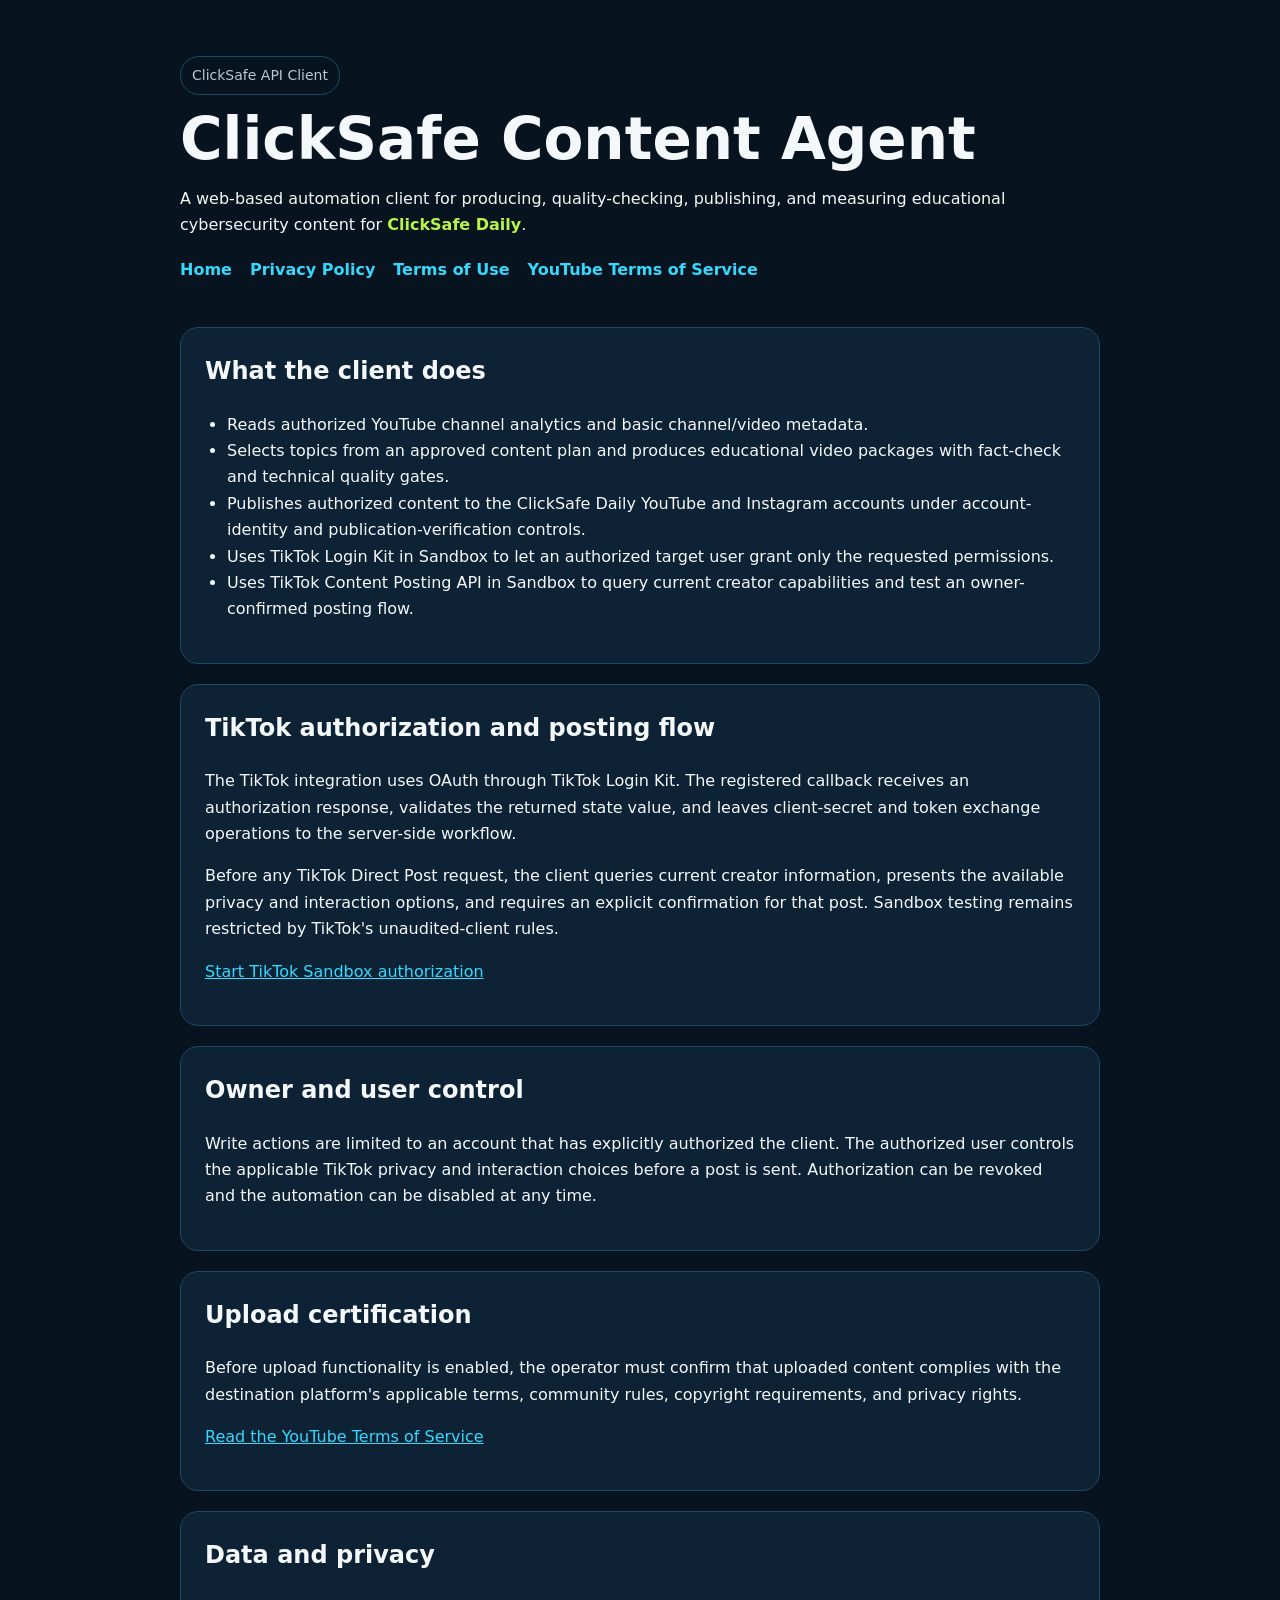
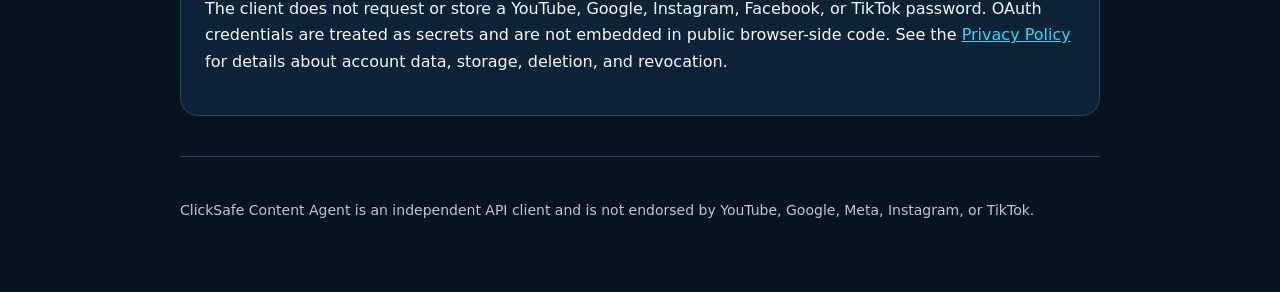
<file: index.html>
<!doctype html>
<html lang="en">
<head>
  <meta charset="utf-8">
  <meta name="viewport" content="width=device-width,initial-scale=1">
  <title>ClickSafe Content Agent</title>
  <meta name="description" content="ClickSafe Content Agent is a web-based content-production and publishing client for the ClickSafe Daily cybersecurity media workflow.">
  <link rel="stylesheet" href="style.css">
</head>
<body>
<header>
  <div class="badge">ClickSafe API Client</div>
  <h1>ClickSafe Content Agent</h1>
  <p>A web-based automation client for producing, quality-checking, publishing, and measuring educational cybersecurity content for <strong>ClickSafe Daily</strong>.</p>
  <nav aria-label="Primary">
    <a href="index.html">Home</a>
    <a href="privacy.html">Privacy Policy</a>
    <a href="terms.html">Terms of Use</a>
    <a href="https://www.youtube.com/t/terms">YouTube Terms of Service</a>
  </nav>
</header>
<main>
  <section class="panel">
    <h2>What the client does</h2>
    <ul>
      <li>Reads authorized YouTube channel analytics and basic channel/video metadata.</li>
      <li>Selects topics from an approved content plan and produces educational video packages with fact-check and technical quality gates.</li>
      <li>Publishes authorized content to the ClickSafe Daily YouTube and Instagram accounts under account-identity and publication-verification controls.</li>
      <li>Uses TikTok Login Kit in Sandbox to let an authorized target user grant only the requested permissions.</li>
      <li>Uses TikTok Content Posting API in Sandbox to query current creator capabilities and test an owner-confirmed posting flow.</li>
    </ul>
  </section>

  <section class="panel">
    <h2>TikTok authorization and posting flow</h2>
    <p>The TikTok integration uses OAuth through TikTok Login Kit. The registered callback receives an authorization response, validates the returned state value, and leaves client-secret and token exchange operations to the server-side workflow.</p>
    <p>Before any TikTok Direct Post request, the client queries current creator information, presents the available privacy and interaction options, and requires an explicit confirmation for that post. Sandbox testing remains restricted by TikTok's unaudited-client rules.</p>
    <p><a href="tiktok-login.html">Start TikTok Sandbox authorization</a></p>
  </section>

  <section class="panel">
    <h2>Owner and user control</h2>
    <p>Write actions are limited to an account that has explicitly authorized the client. The authorized user controls the applicable TikTok privacy and interaction choices before a post is sent. Authorization can be revoked and the automation can be disabled at any time.</p>
  </section>

  <section class="panel">
    <h2>Upload certification</h2>
    <p>Before upload functionality is enabled, the operator must confirm that uploaded content complies with the destination platform's applicable terms, community rules, copyright requirements, and privacy rights.</p>
    <p><a href="https://www.youtube.com/t/terms">Read the YouTube Terms of Service</a></p>
  </section>

  <section class="panel">
    <h2>Data and privacy</h2>
    <p>The client does not request or store a YouTube, Google, Instagram, Facebook, or TikTok password. OAuth credentials are treated as secrets and are not embedded in public browser-side code. See the <a href="privacy.html">Privacy Policy</a> for details about account data, storage, deletion, and revocation.</p>
  </section>
</main>
<footer>
  <p>ClickSafe Content Agent is an independent API client and is not endorsed by YouTube, Google, Meta, Instagram, or TikTok.</p>
</footer>
</body>
</html>
</file>
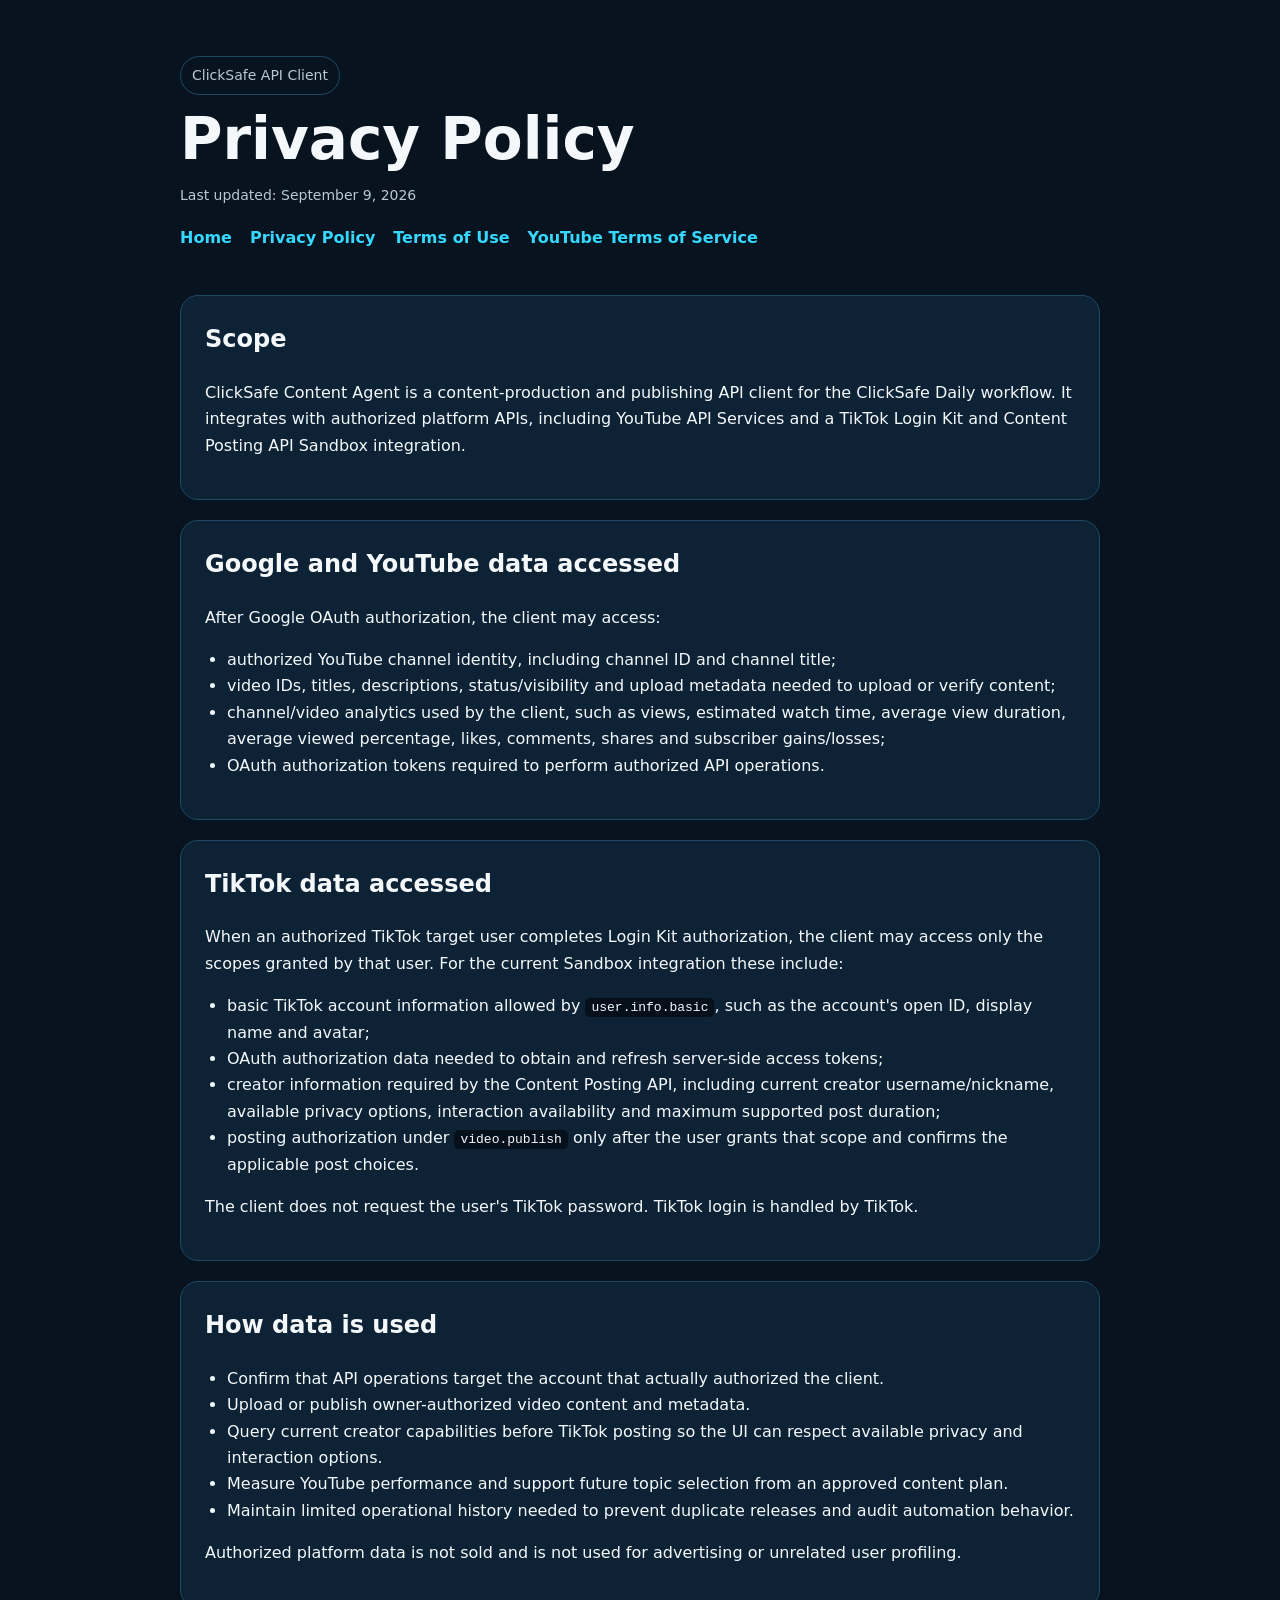
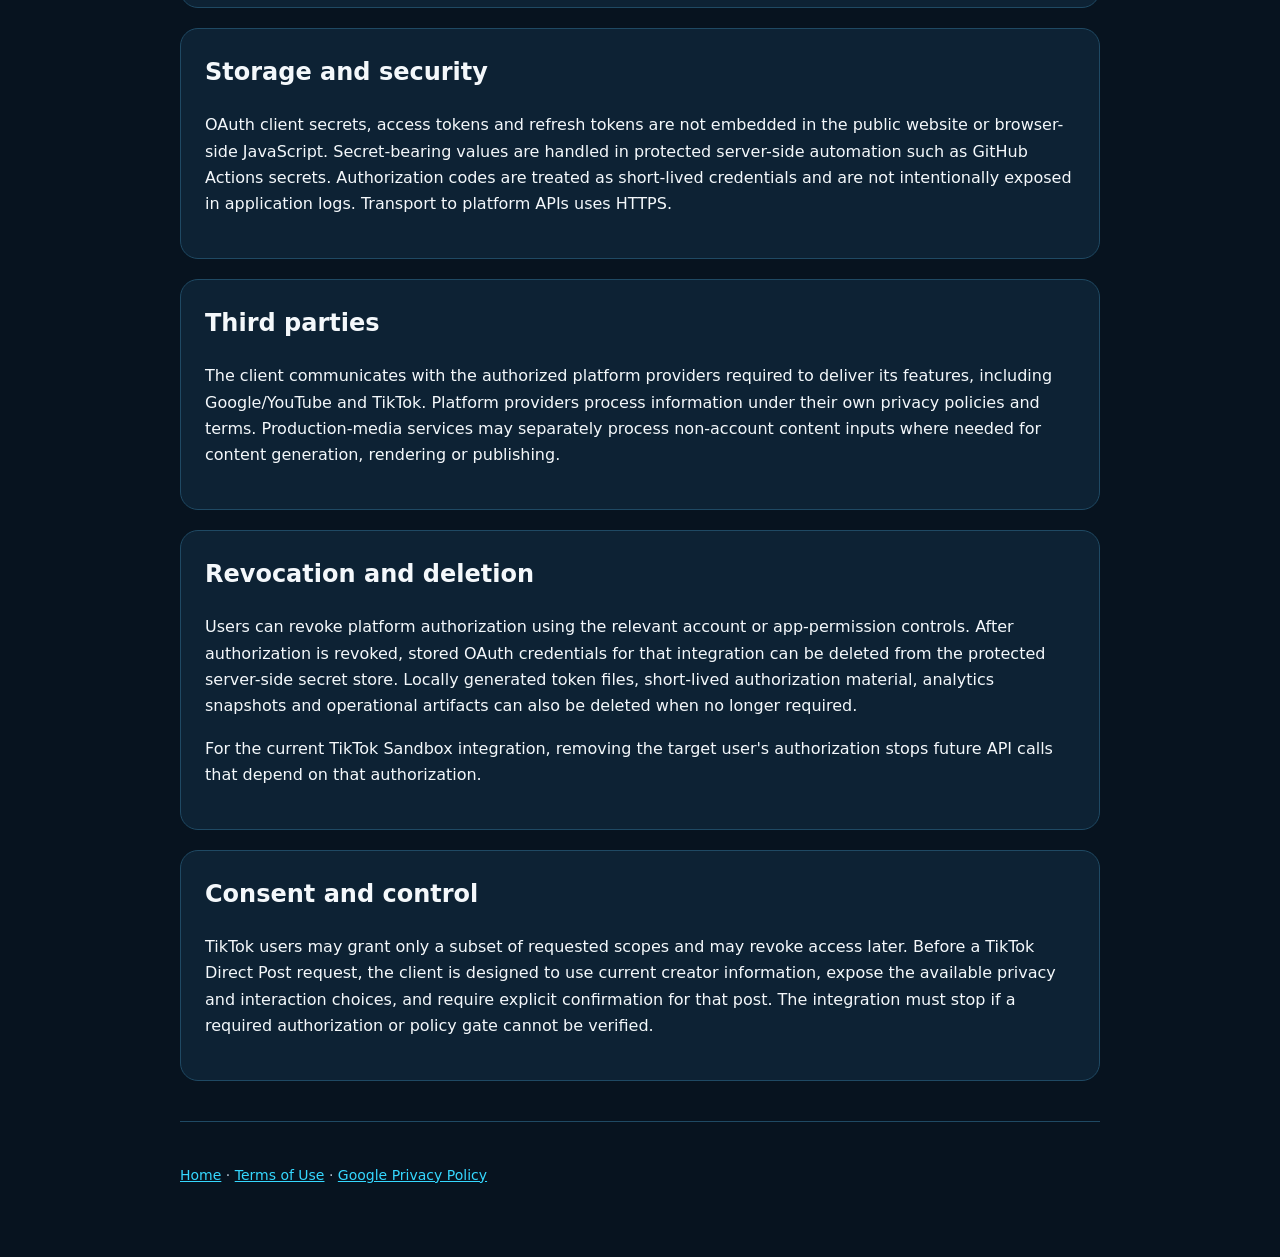
<file: privacy.html>
<!doctype html>
<html lang="en">
<head>
  <meta charset="utf-8">
  <meta name="viewport" content="width=device-width,initial-scale=1">
  <title>Privacy Policy — ClickSafe Content Agent</title>
  <link rel="stylesheet" href="style.css">
</head>
<body>
<header>
  <div class="badge">ClickSafe API Client</div>
  <h1>Privacy Policy</h1>
  <p class="small">Last updated: September 9, 2026</p>
  <nav aria-label="Primary">
    <a href="index.html">Home</a>
    <a href="privacy.html">Privacy Policy</a>
    <a href="terms.html">Terms of Use</a>
    <a href="https://www.youtube.com/t/terms">YouTube Terms of Service</a>
  </nav>
</header>
<main>
  <section class="panel">
    <h2>Scope</h2>
    <p>ClickSafe Content Agent is a content-production and publishing API client for the ClickSafe Daily workflow. It integrates with authorized platform APIs, including YouTube API Services and a TikTok Login Kit and Content Posting API Sandbox integration.</p>
  </section>

  <section class="panel">
    <h2>Google and YouTube data accessed</h2>
    <p>After Google OAuth authorization, the client may access:</p>
    <ul>
      <li>authorized YouTube channel identity, including channel ID and channel title;</li>
      <li>video IDs, titles, descriptions, status/visibility and upload metadata needed to upload or verify content;</li>
      <li>channel/video analytics used by the client, such as views, estimated watch time, average view duration, average viewed percentage, likes, comments, shares and subscriber gains/losses;</li>
      <li>OAuth authorization tokens required to perform authorized API operations.</li>
    </ul>
  </section>

  <section class="panel">
    <h2>TikTok data accessed</h2>
    <p>When an authorized TikTok target user completes Login Kit authorization, the client may access only the scopes granted by that user. For the current Sandbox integration these include:</p>
    <ul>
      <li>basic TikTok account information allowed by <code>user.info.basic</code>, such as the account's open ID, display name and avatar;</li>
      <li>OAuth authorization data needed to obtain and refresh server-side access tokens;</li>
      <li>creator information required by the Content Posting API, including current creator username/nickname, available privacy options, interaction availability and maximum supported post duration;</li>
      <li>posting authorization under <code>video.publish</code> only after the user grants that scope and confirms the applicable post choices.</li>
    </ul>
    <p>The client does not request the user's TikTok password. TikTok login is handled by TikTok.</p>
  </section>

  <section class="panel">
    <h2>How data is used</h2>
    <ul>
      <li>Confirm that API operations target the account that actually authorized the client.</li>
      <li>Upload or publish owner-authorized video content and metadata.</li>
      <li>Query current creator capabilities before TikTok posting so the UI can respect available privacy and interaction options.</li>
      <li>Measure YouTube performance and support future topic selection from an approved content plan.</li>
      <li>Maintain limited operational history needed to prevent duplicate releases and audit automation behavior.</li>
    </ul>
    <p>Authorized platform data is not sold and is not used for advertising or unrelated user profiling.</p>
  </section>

  <section class="panel">
    <h2>Storage and security</h2>
    <p>OAuth client secrets, access tokens and refresh tokens are not embedded in the public website or browser-side JavaScript. Secret-bearing values are handled in protected server-side automation such as GitHub Actions secrets. Authorization codes are treated as short-lived credentials and are not intentionally exposed in application logs. Transport to platform APIs uses HTTPS.</p>
  </section>

  <section class="panel">
    <h2>Third parties</h2>
    <p>The client communicates with the authorized platform providers required to deliver its features, including Google/YouTube and TikTok. Platform providers process information under their own privacy policies and terms. Production-media services may separately process non-account content inputs where needed for content generation, rendering or publishing.</p>
  </section>

  <section class="panel">
    <h2>Revocation and deletion</h2>
    <p>Users can revoke platform authorization using the relevant account or app-permission controls. After authorization is revoked, stored OAuth credentials for that integration can be deleted from the protected server-side secret store. Locally generated token files, short-lived authorization material, analytics snapshots and operational artifacts can also be deleted when no longer required.</p>
    <p>For the current TikTok Sandbox integration, removing the target user's authorization stops future API calls that depend on that authorization.</p>
  </section>

  <section class="panel">
    <h2>Consent and control</h2>
    <p>TikTok users may grant only a subset of requested scopes and may revoke access later. Before a TikTok Direct Post request, the client is designed to use current creator information, expose the available privacy and interaction choices, and require explicit confirmation for that post. The integration must stop if a required authorization or policy gate cannot be verified.</p>
  </section>
</main>
<footer>
  <p><a href="index.html">Home</a> · <a href="terms.html">Terms of Use</a> · <a href="https://policies.google.com/privacy">Google Privacy Policy</a></p>
</footer>
</body>
</html>
</file>
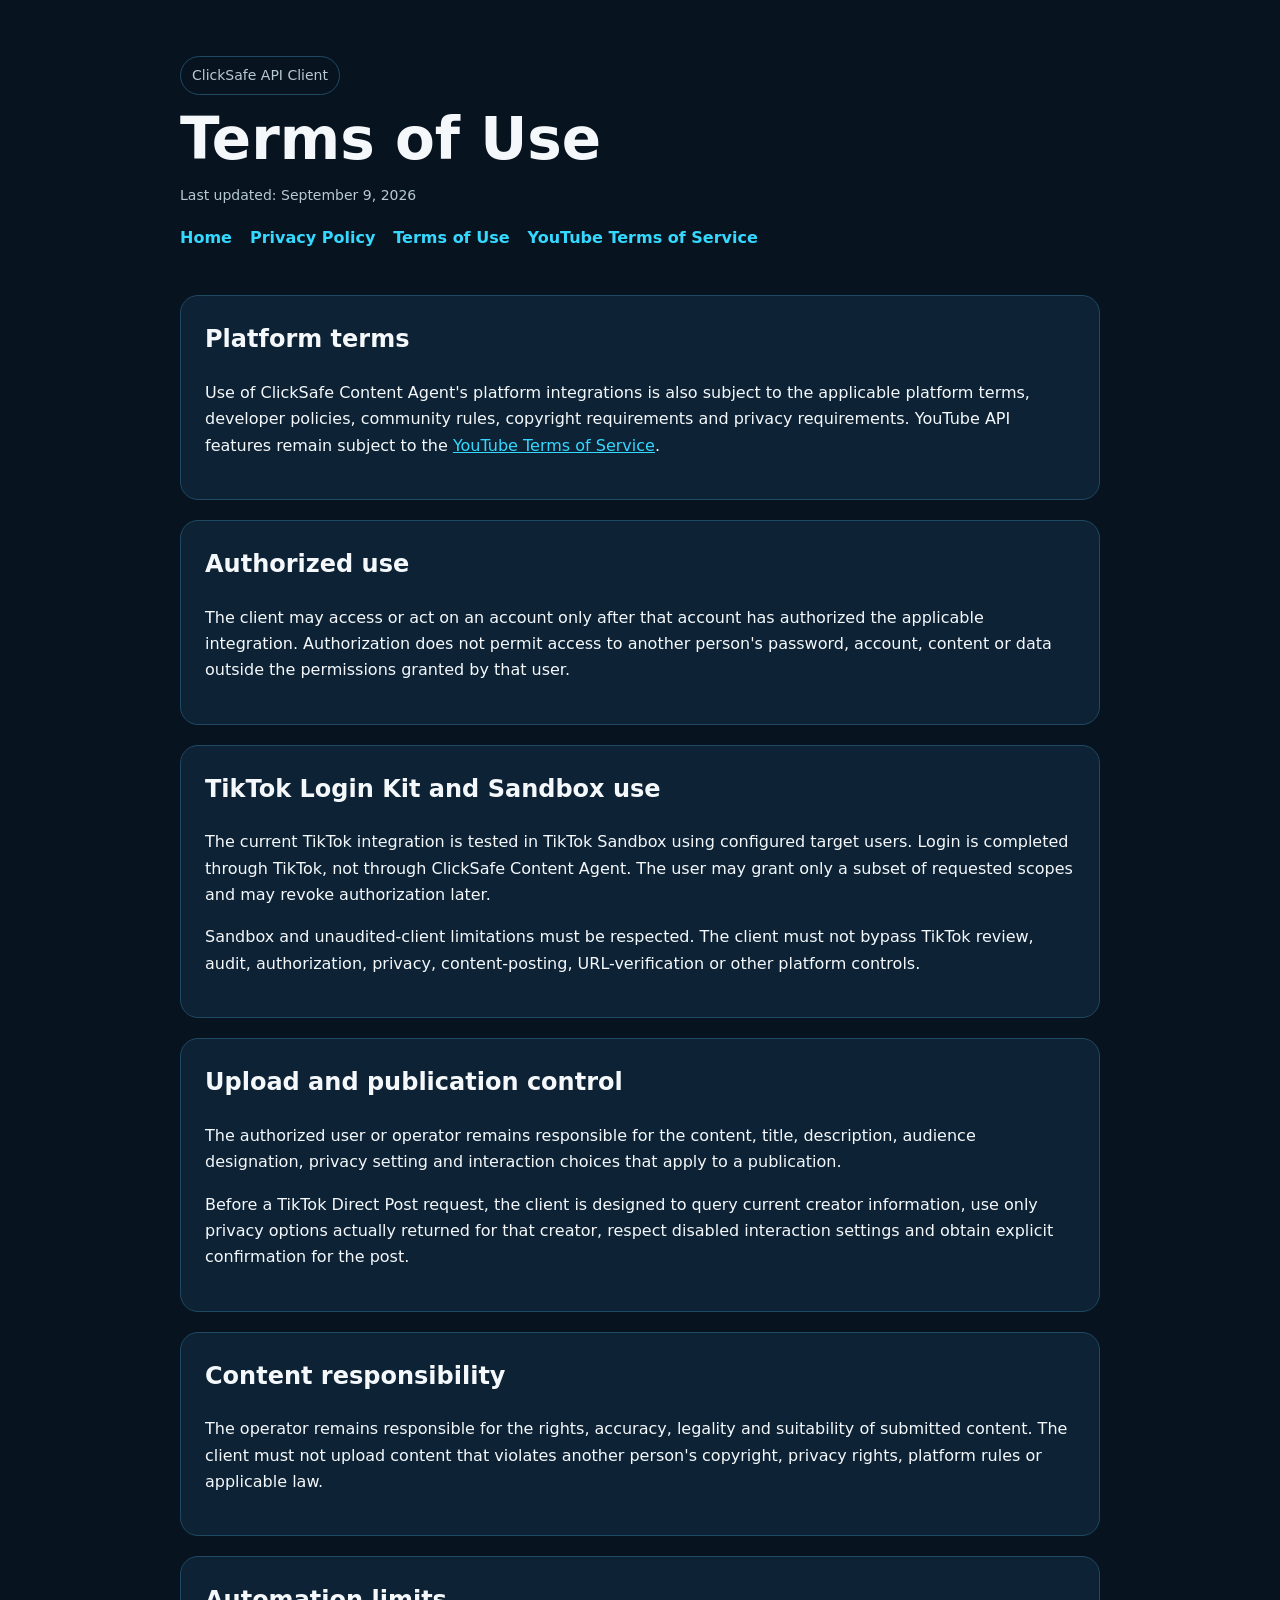
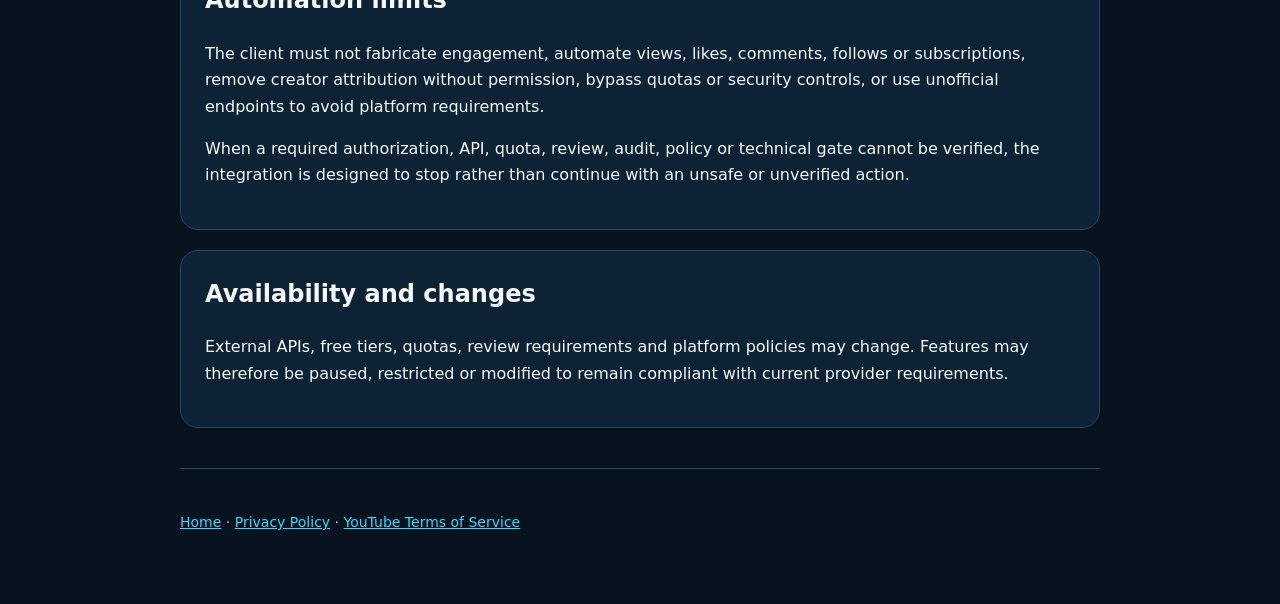
<file: terms.html>
<!doctype html>
<html lang="en">
<head>
  <meta charset="utf-8">
  <meta name="viewport" content="width=device-width,initial-scale=1">
  <title>Terms of Use — ClickSafe Content Agent</title>
  <link rel="stylesheet" href="style.css">
</head>
<body>
<header>
  <div class="badge">ClickSafe API Client</div>
  <h1>Terms of Use</h1>
  <p class="small">Last updated: September 9, 2026</p>
  <nav aria-label="Primary">
    <a href="index.html">Home</a>
    <a href="privacy.html">Privacy Policy</a>
    <a href="terms.html">Terms of Use</a>
    <a href="https://www.youtube.com/t/terms">YouTube Terms of Service</a>
  </nav>
</header>
<main>
  <section class="panel">
    <h2>Platform terms</h2>
    <p>Use of ClickSafe Content Agent's platform integrations is also subject to the applicable platform terms, developer policies, community rules, copyright requirements and privacy requirements. YouTube API features remain subject to the <a href="https://www.youtube.com/t/terms">YouTube Terms of Service</a>.</p>
  </section>

  <section class="panel">
    <h2>Authorized use</h2>
    <p>The client may access or act on an account only after that account has authorized the applicable integration. Authorization does not permit access to another person's password, account, content or data outside the permissions granted by that user.</p>
  </section>

  <section class="panel">
    <h2>TikTok Login Kit and Sandbox use</h2>
    <p>The current TikTok integration is tested in TikTok Sandbox using configured target users. Login is completed through TikTok, not through ClickSafe Content Agent. The user may grant only a subset of requested scopes and may revoke authorization later.</p>
    <p>Sandbox and unaudited-client limitations must be respected. The client must not bypass TikTok review, audit, authorization, privacy, content-posting, URL-verification or other platform controls.</p>
  </section>

  <section class="panel">
    <h2>Upload and publication control</h2>
    <p>The authorized user or operator remains responsible for the content, title, description, audience designation, privacy setting and interaction choices that apply to a publication.</p>
    <p>Before a TikTok Direct Post request, the client is designed to query current creator information, use only privacy options actually returned for that creator, respect disabled interaction settings and obtain explicit confirmation for the post.</p>
  </section>

  <section class="panel">
    <h2>Content responsibility</h2>
    <p>The operator remains responsible for the rights, accuracy, legality and suitability of submitted content. The client must not upload content that violates another person's copyright, privacy rights, platform rules or applicable law.</p>
  </section>

  <section class="panel">
    <h2>Automation limits</h2>
    <p>The client must not fabricate engagement, automate views, likes, comments, follows or subscriptions, remove creator attribution without permission, bypass quotas or security controls, or use unofficial endpoints to avoid platform requirements.</p>
    <p>When a required authorization, API, quota, review, audit, policy or technical gate cannot be verified, the integration is designed to stop rather than continue with an unsafe or unverified action.</p>
  </section>

  <section class="panel">
    <h2>Availability and changes</h2>
    <p>External APIs, free tiers, quotas, review requirements and platform policies may change. Features may therefore be paused, restricted or modified to remain compliant with current provider requirements.</p>
  </section>
</main>
<footer>
  <p><a href="index.html">Home</a> · <a href="privacy.html">Privacy Policy</a> · <a href="https://www.youtube.com/t/terms">YouTube Terms of Service</a></p>
</footer>
</body>
</html>
</file>
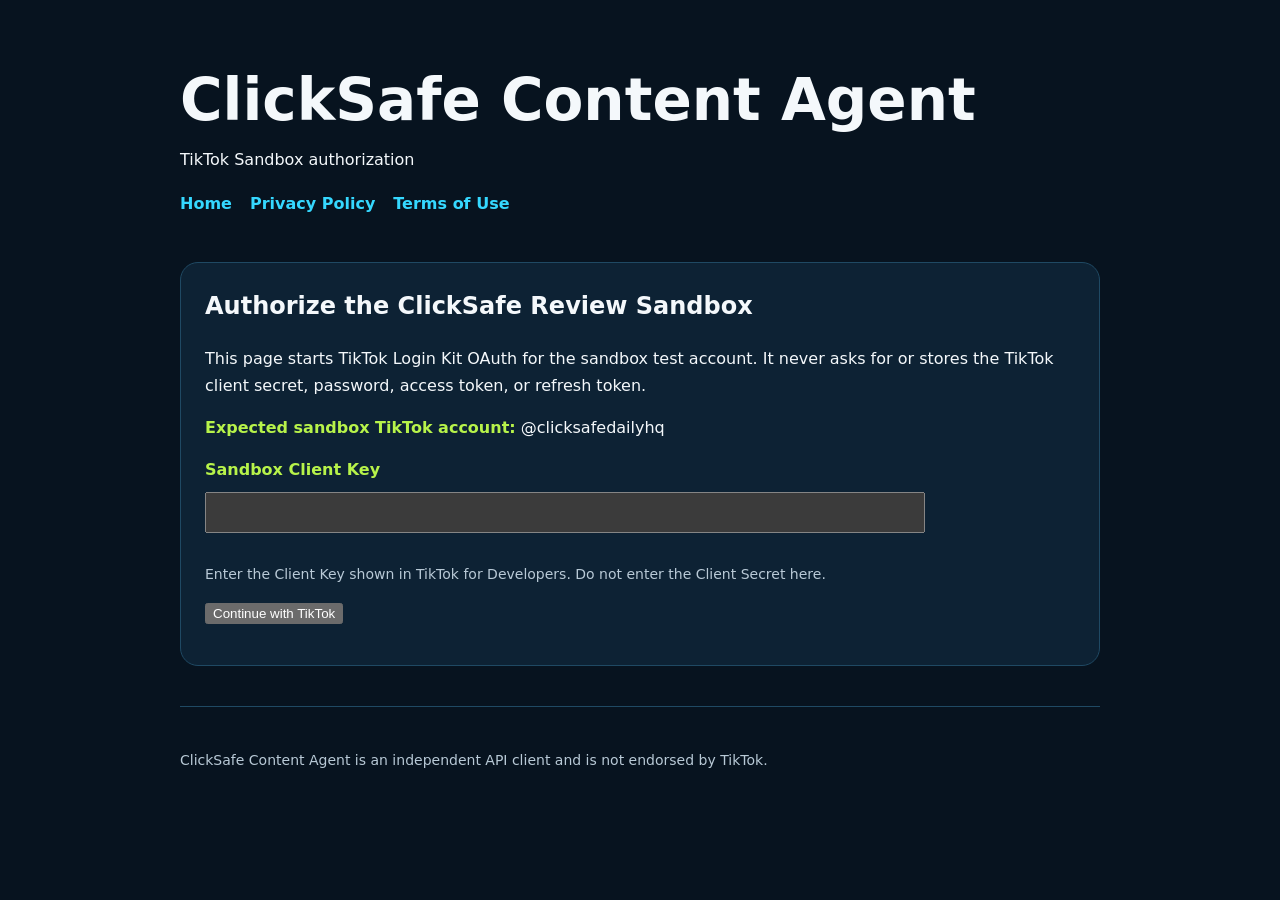
<file: tiktok-authorize.html>
<!doctype html>
<html lang="en">
<head>
  <meta charset="utf-8">
  <meta name="viewport" content="width=device-width,initial-scale=1">
  <title>TikTok Sandbox Authorization | ClickSafe Content Agent</title>
  <meta name="robots" content="noindex,nofollow">
  <link rel="stylesheet" href="style.css">
</head>
<body>
<header>
  <h1>ClickSafe Content Agent</h1>
  <p>TikTok Sandbox authorization</p>
  <nav aria-label="Primary">
    <a href="index.html">Home</a>
    <a href="privacy.html">Privacy Policy</a>
    <a href="terms.html">Terms of Use</a>
  </nav>
</header>
<main>
  <section class="panel">
    <h2>Authorize the ClickSafe Review Sandbox</h2>
    <p>This page starts TikTok Login Kit OAuth for the sandbox test account. It never asks for or stores the TikTok client secret, password, access token, or refresh token.</p>
    <p><strong>Expected sandbox TikTok account:</strong> @clicksafedailyhq</p>

    <label for="client-key"><strong>Sandbox Client Key</strong></label>
    <input id="client-key" type="text" autocomplete="off" spellcheck="false" style="width:100%;max-width:720px;padding:.7rem;margin:.5rem 0 1rem">
    <p class="small">Enter the Client Key shown in TikTok for Developers. Do not enter the Client Secret here.</p>

    <button id="authorize-button" type="button">Continue with TikTok</button>
    <p id="status-message" class="small" aria-live="polite"></p>
  </section>
</main>
<footer>
  <p>ClickSafe Content Agent is an independent API client and is not endorsed by TikTok.</p>
</footer>
<script>
(function () {
  const redirectUri = 'https://imaige.github.io/clicksafe-api-client-site/tiktok-callback.html';
  const scopes = 'user.info.basic,video.publish';
  const button = document.getElementById('authorize-button');
  const input = document.getElementById('client-key');
  const status = document.getElementById('status-message');

  function randomState() {
    const bytes = new Uint8Array(32);
    crypto.getRandomValues(bytes);
    return Array.from(bytes, b => b.toString(16).padStart(2, '0')).join('');
  }

  button.addEventListener('click', function () {
    const clientKey = input.value.trim();
    if (!clientKey) {
      status.textContent = 'Sandbox Client Key is required.';
      return;
    }

    const state = randomState();
    sessionStorage.setItem('clicksafe_tiktok_oauth_state', state);
    sessionStorage.setItem('clicksafe_tiktok_oauth_started_at', String(Date.now()));

    const authorizeUrl = new URL('https://www.tiktok.com/v2/auth/authorize/');
    authorizeUrl.searchParams.set('client_key', clientKey);
    authorizeUrl.searchParams.set('scope', scopes);
    authorizeUrl.searchParams.set('response_type', 'code');
    authorizeUrl.searchParams.set('redirect_uri', redirectUri);
    authorizeUrl.searchParams.set('state', state);

    window.location.assign(authorizeUrl.toString());
  });
})();
</script>
</body>
</html>
</file>
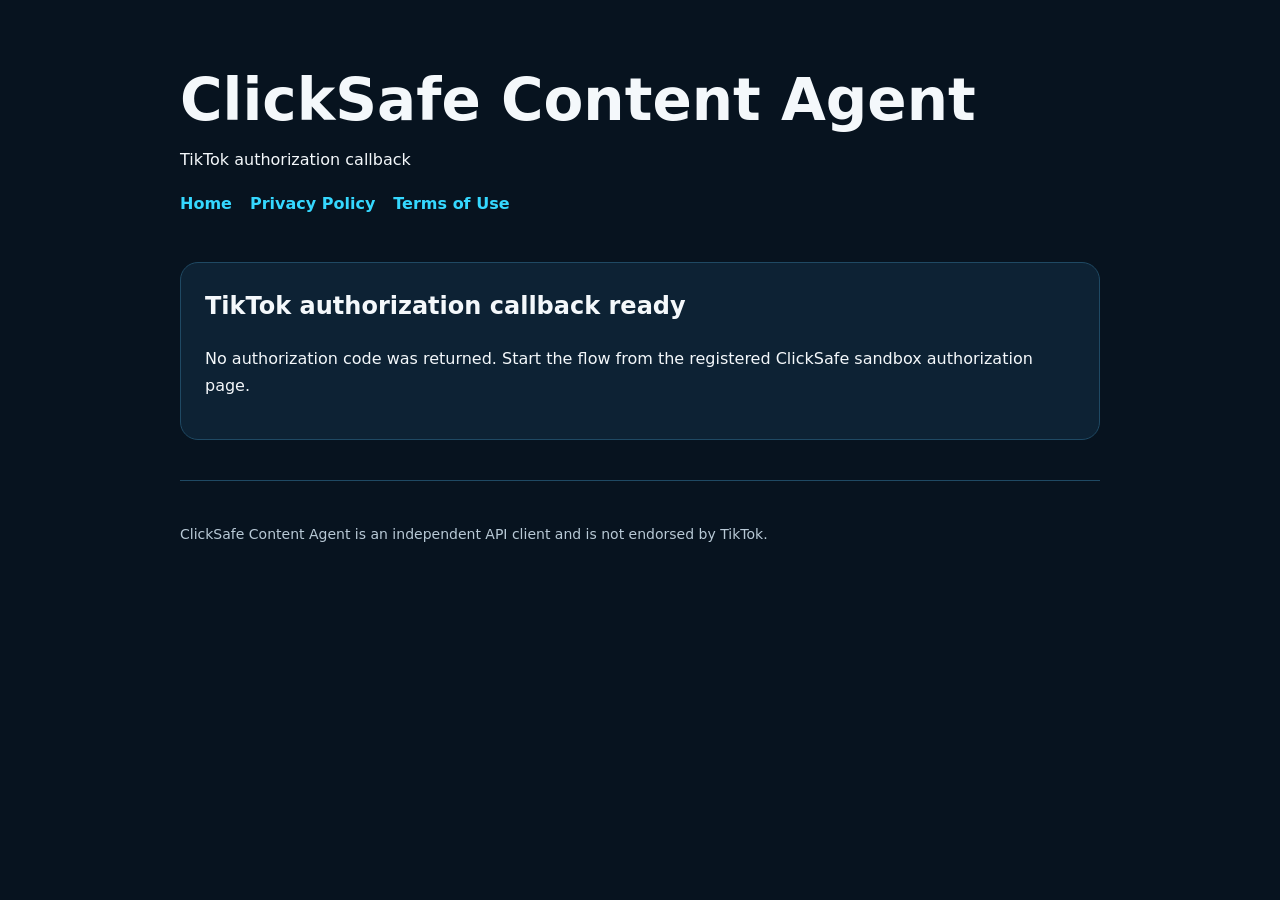
<file: tiktok-callback.html>
<!doctype html>
<html lang="en">
<head>
  <meta charset="utf-8">
  <meta name="viewport" content="width=device-width,initial-scale=1">
  <title>TikTok Authorization Callback | ClickSafe Content Agent</title>
  <meta name="robots" content="noindex,nofollow">
  <link rel="stylesheet" href="style.css">
</head>
<body>
<header>
  <h1>ClickSafe Content Agent</h1>
  <p>TikTok authorization callback</p>
  <nav aria-label="Primary">
    <a href="index.html">Home</a>
    <a href="privacy.html">Privacy Policy</a>
    <a href="terms.html">Terms of Use</a>
  </nav>
</header>
<main>
  <section class="panel">
    <h2 id="status-title">Processing TikTok authorization…</h2>
    <p id="status-message">Please keep this page open while the authorization response is checked.</p>
    <div id="details" hidden>
      <p><strong>Authorization code received:</strong> <span id="code-status">No</span></p>
      <p><strong>OAuth state verified:</strong> <span id="state-status">No</span></p>
      <p><strong>Scopes returned:</strong> <span id="scope-status">Not reported</span></p>
      <button id="copy-code" type="button">Copy one-time authorization code</button>
      <p id="copy-status" class="small" aria-live="polite"></p>
      <p class="small">Paste the copied value directly into the GitHub Actions secret named <strong>TIKTOK_SANDBOX_AUTH_CODE</strong>. Do not paste it into chat or commit it to the repository.</p>
      <p>This page never requests or displays your TikTok password, client secret, access token, or refresh token.</p>
    </div>
  </section>
</main>
<footer>
  <p>ClickSafe Content Agent is an independent API client and is not endorsed by TikTok.</p>
</footer>
<script>
(function () {
  const params = new URLSearchParams(window.location.search);
  const code = params.get('code');
  const returnedState = params.get('state');
  const returnedScopes = params.get('scopes');
  const error = params.get('error');
  const errorDescription = params.get('error_description');
  const expectedState = sessionStorage.getItem('clicksafe_tiktok_oauth_state');
  const startedAt = Number(sessionStorage.getItem('clicksafe_tiktok_oauth_started_at') || '0');
  const title = document.getElementById('status-title');
  const message = document.getElementById('status-message');
  const details = document.getElementById('details');
  const copyButton = document.getElementById('copy-code');
  const copyStatus = document.getElementById('copy-status');

  if (error) {
    title.textContent = 'TikTok authorization was not completed';
    message.textContent = errorDescription || error;
    return;
  }

  if (!code) {
    title.textContent = 'TikTok authorization callback ready';
    message.textContent = 'No authorization code was returned. Start the flow from the registered ClickSafe sandbox authorization page.';
    return;
  }

  if (!expectedState || !returnedState || expectedState !== returnedState) {
    title.textContent = 'TikTok authorization response rejected';
    message.textContent = 'OAuth state validation failed. Do not use this authorization code. Start a new authorization flow.';
    return;
  }

  if (startedAt && Date.now() - startedAt > 15 * 60 * 1000) {
    title.textContent = 'TikTok authorization response expired locally';
    message.textContent = 'This browser flow is older than 15 minutes. Start a new authorization flow before exchanging the code.';
    return;
  }

  title.textContent = 'TikTok authorization response verified';
  message.textContent = 'The authorization code was returned to the registered ClickSafe callback and the OAuth state matched. Token exchange will run only in the secure GitHub Actions server-side flow.';
  document.getElementById('code-status').textContent = 'Yes';
  document.getElementById('state-status').textContent = 'Yes';
  document.getElementById('scope-status').textContent = returnedScopes || 'Not reported by callback';
  details.hidden = false;

  copyButton.addEventListener('click', async function () {
    try {
      await navigator.clipboard.writeText(code);
      copyStatus.textContent = 'Authorization code copied. Add it directly to the GitHub Actions secret now.';
      sessionStorage.removeItem('clicksafe_tiktok_oauth_state');
      sessionStorage.removeItem('clicksafe_tiktok_oauth_started_at');
      copyButton.disabled = true;
    } catch (err) {
      copyStatus.textContent = 'Clipboard access failed. Do not expose the code in chat. Restart the flow in a browser that allows clipboard access.';
    }
  });
})();
</script>
</body>
</html>
</file>
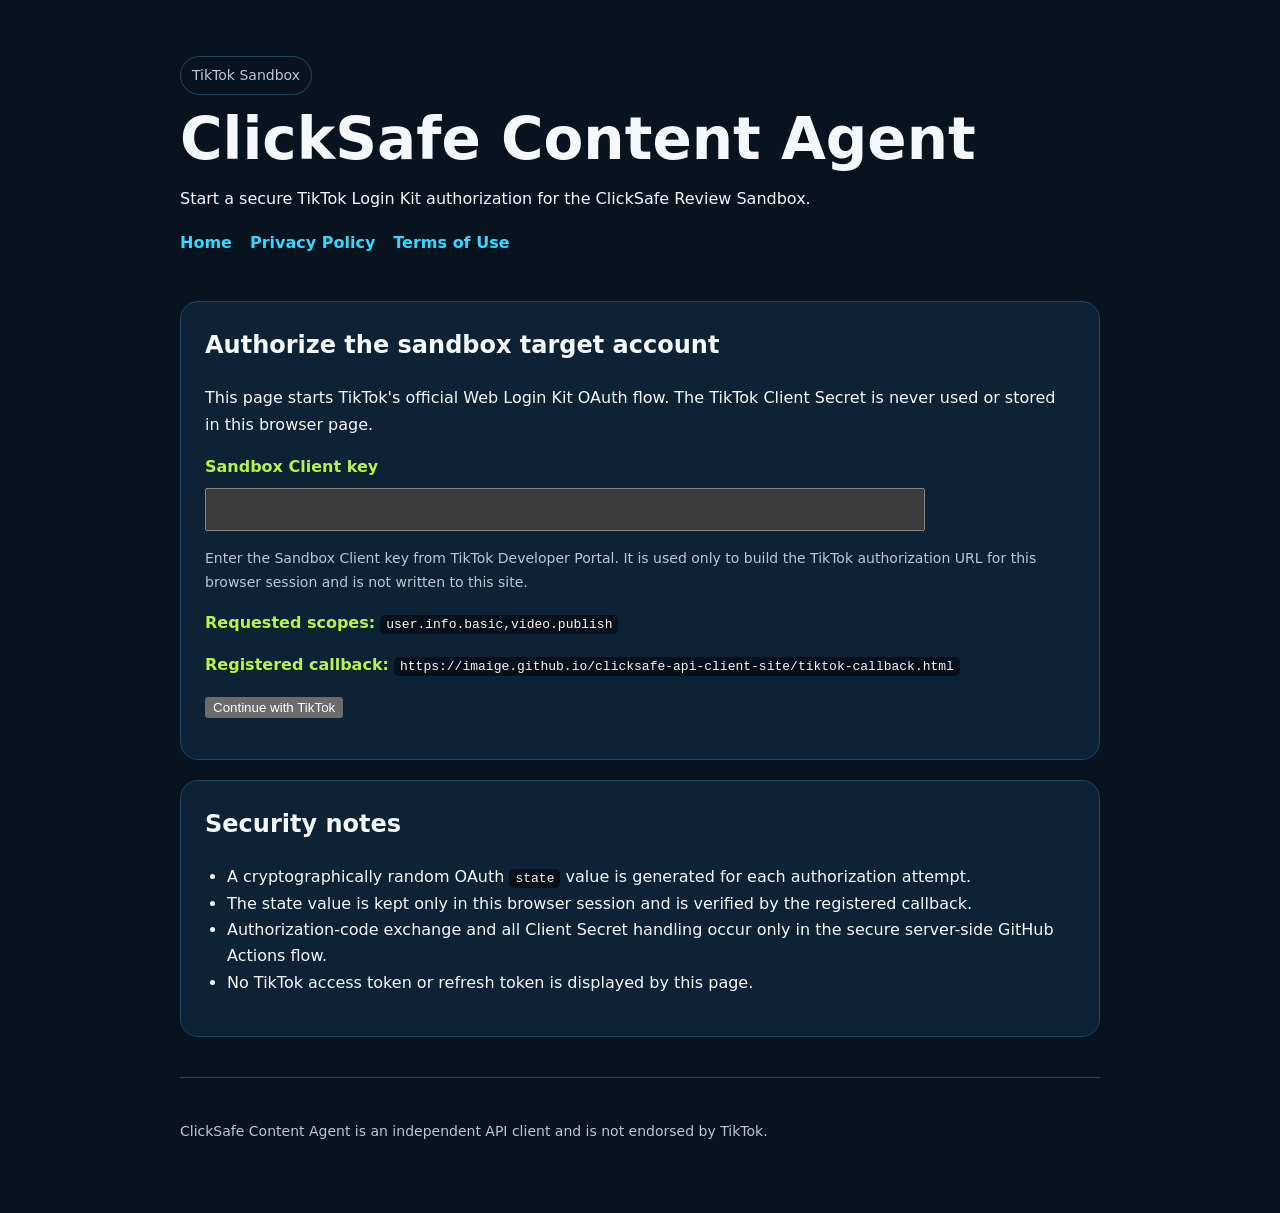
<file: tiktok-login.html>
<!doctype html>
<html lang="en">
<head>
  <meta charset="utf-8">
  <meta name="viewport" content="width=device-width,initial-scale=1">
  <title>TikTok Sandbox Authorization | ClickSafe Content Agent</title>
  <meta name="robots" content="noindex,nofollow">
  <link rel="stylesheet" href="style.css">
</head>
<body>
<header>
  <div class="badge">TikTok Sandbox</div>
  <h1>ClickSafe Content Agent</h1>
  <p>Start a secure TikTok Login Kit authorization for the ClickSafe Review Sandbox.</p>
  <nav aria-label="Primary">
    <a href="index.html">Home</a>
    <a href="privacy.html">Privacy Policy</a>
    <a href="terms.html">Terms of Use</a>
  </nav>
</header>
<main>
  <section class="panel">
    <h2>Authorize the sandbox target account</h2>
    <p>This page starts TikTok's official Web Login Kit OAuth flow. The TikTok Client Secret is never used or stored in this browser page.</p>

    <label for="client-key"><strong>Sandbox Client key</strong></label>
    <input id="client-key" type="password" autocomplete="off" spellcheck="false" aria-describedby="client-key-help" style="display:block;width:100%;max-width:720px;margin:.5rem 0 1rem;padding:.75rem;box-sizing:border-box">
    <p id="client-key-help" class="small">Enter the Sandbox Client key from TikTok Developer Portal. It is used only to build the TikTok authorization URL for this browser session and is not written to this site.</p>

    <p><strong>Requested scopes:</strong> <code>user.info.basic,video.publish</code></p>
    <p><strong>Registered callback:</strong> <code>https://imaige.github.io/clicksafe-api-client-site/tiktok-callback.html</code></p>

    <button id="authorize" type="button">Continue with TikTok</button>
    <p id="status" class="small" aria-live="polite"></p>
  </section>

  <section class="panel">
    <h2>Security notes</h2>
    <ul>
      <li>A cryptographically random OAuth <code>state</code> value is generated for each authorization attempt.</li>
      <li>The state value is kept only in this browser session and is verified by the registered callback.</li>
      <li>Authorization-code exchange and all Client Secret handling occur only in the secure server-side GitHub Actions flow.</li>
      <li>No TikTok access token or refresh token is displayed by this page.</li>
    </ul>
  </section>
</main>
<footer>
  <p>ClickSafe Content Agent is an independent API client and is not endorsed by TikTok.</p>
</footer>
<script>
(function () {
  const AUTH_URL = 'https://www.tiktok.com/v2/auth/authorize/';
  const REDIRECT_URI = 'https://imaige.github.io/clicksafe-api-client-site/tiktok-callback.html';
  const SCOPES = 'user.info.basic,video.publish';

  const clientKeyInput = document.getElementById('client-key');
  const authorizeButton = document.getElementById('authorize');
  const status = document.getElementById('status');

  function randomState() {
    const bytes = new Uint8Array(32);
    crypto.getRandomValues(bytes);
    return Array.from(bytes, function (b) { return b.toString(16).padStart(2, '0'); }).join('');
  }

  authorizeButton.addEventListener('click', function () {
    const clientKey = clientKeyInput.value.trim();
    if (!clientKey || clientKey.length < 5 || clientKey.length > 255 || /\s/.test(clientKey)) {
      status.textContent = 'Enter the Sandbox Client key exactly as shown in TikTok Developer Portal.';
      return;
    }

    const state = randomState();
    sessionStorage.setItem('clicksafe_tiktok_oauth_state', state);
    sessionStorage.setItem('clicksafe_tiktok_oauth_started_at', String(Date.now()));

    const params = new URLSearchParams({
      client_key: clientKey,
      response_type: 'code',
      scope: SCOPES,
      redirect_uri: REDIRECT_URI,
      state: state
    });

    clientKeyInput.value = '';
    status.textContent = 'Redirecting to TikTok for authorization…';
    window.location.assign(AUTH_URL + '?' + params.toString());
  });
})();
</script>
</body>
</html>
</file>
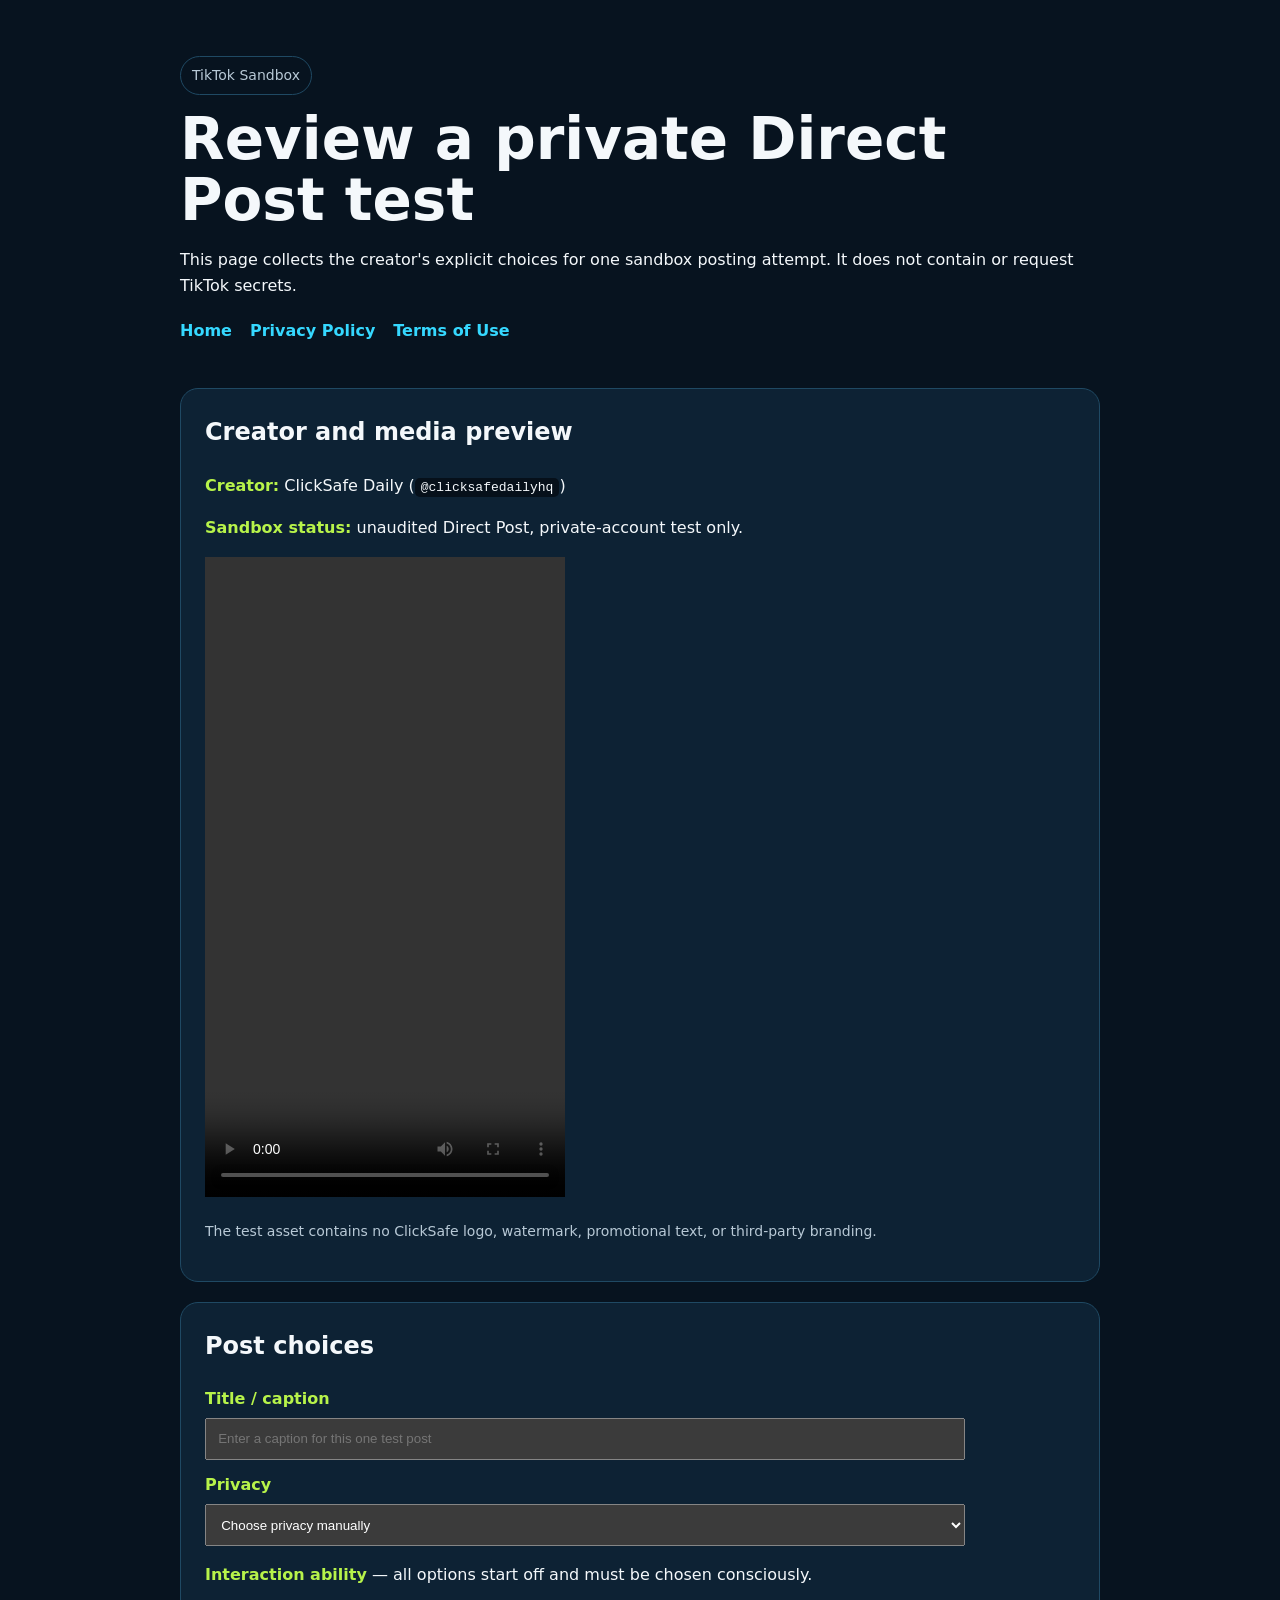
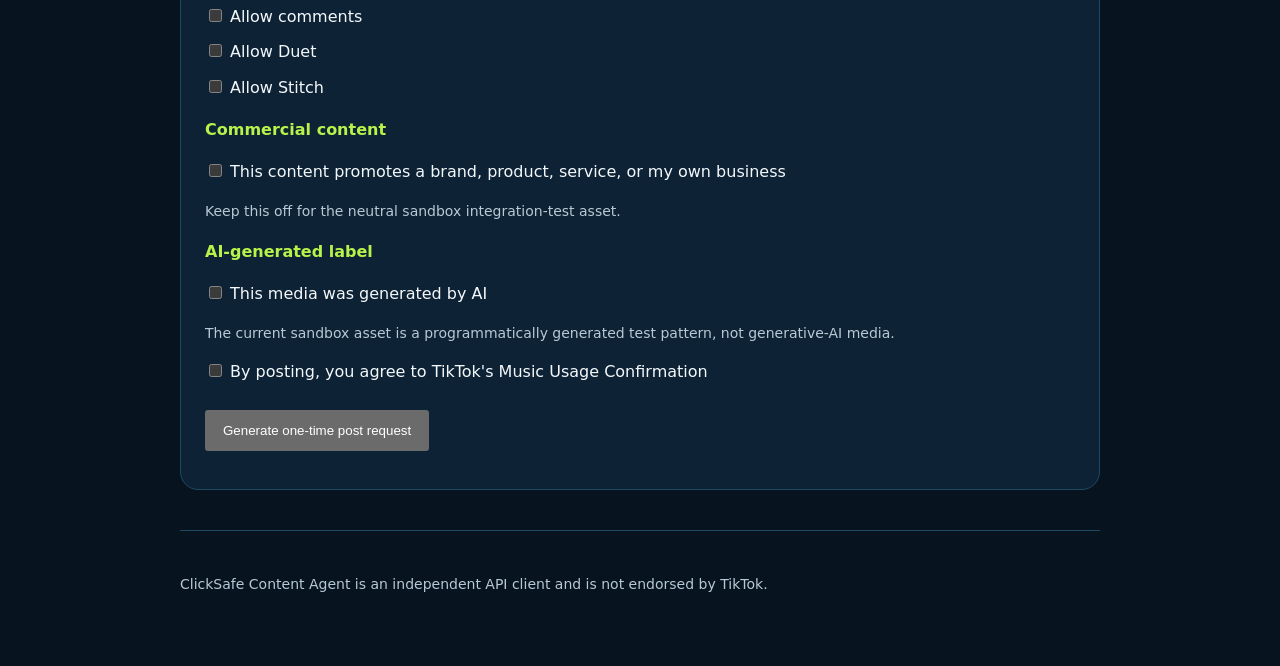
<file: tiktok-sandbox-post.html>
<!doctype html>
<html lang="en">
<head>
  <meta charset="utf-8">
  <meta name="viewport" content="width=device-width,initial-scale=1">
  <title>TikTok Sandbox Post Review | ClickSafe Content Agent</title>
  <meta name="robots" content="noindex,nofollow">
  <link rel="stylesheet" href="style.css">
  <style>
    label { display:block; margin:.8rem 0 .35rem; }
    input[type="text"], select { width:100%; max-width:760px; padding:.7rem; box-sizing:border-box; }
    .checks label { display:block; margin:.55rem 0; }
    video { width:100%; max-width:360px; aspect-ratio:9/16; background:#111; }
    button { margin-top:1rem; padding:.7rem 1rem; }
    textarea { width:100%; min-height:220px; box-sizing:border-box; margin-top:1rem; font-family:monospace; }
  </style>
</head>
<body>
<header>
  <div class="badge">TikTok Sandbox</div>
  <h1>Review a private Direct Post test</h1>
  <p>This page collects the creator's explicit choices for one sandbox posting attempt. It does not contain or request TikTok secrets.</p>
  <nav aria-label="Primary">
    <a href="index.html">Home</a>
    <a href="privacy.html">Privacy Policy</a>
    <a href="terms.html">Terms of Use</a>
  </nav>
</header>
<main>
  <section class="panel">
    <h2>Creator and media preview</h2>
    <p><strong>Creator:</strong> ClickSafe Daily (<code>@clicksafedailyhq</code>)</p>
    <p><strong>Sandbox status:</strong> unaudited Direct Post, private-account test only.</p>
    <video controls preload="metadata" src="tiktok-sandbox-test.mp4"></video>
    <p class="small">The test asset contains no ClickSafe logo, watermark, promotional text, or third-party branding.</p>
  </section>

  <section class="panel">
    <h2>Post choices</h2>
    <label for="title"><strong>Title / caption</strong></label>
    <input id="title" type="text" maxlength="2200" autocomplete="off" placeholder="Enter a caption for this one test post">

    <label for="privacy"><strong>Privacy</strong></label>
    <select id="privacy">
      <option value="" selected disabled>Choose privacy manually</option>
      <option value="SELF_ONLY">Only me (SELF_ONLY)</option>
      <option value="FOLLOWER_OF_CREATOR" disabled>Followers — unavailable for unaudited sandbox test</option>
      <option value="MUTUAL_FOLLOW_FRIENDS" disabled>Friends — unavailable for unaudited sandbox test</option>
    </select>

    <div class="checks">
      <p><strong>Interaction ability</strong> — all options start off and must be chosen consciously.</p>
      <label><input id="comments" type="checkbox"> Allow comments</label>
      <label><input id="duet" type="checkbox"> Allow Duet</label>
      <label><input id="stitch" type="checkbox"> Allow Stitch</label>

      <p><strong>Commercial content</strong></p>
      <label><input id="commercial" type="checkbox"> This content promotes a brand, product, service, or my own business</label>
      <p class="small">Keep this off for the neutral sandbox integration-test asset.</p>

      <p><strong>AI-generated label</strong></p>
      <label><input id="aigc" type="checkbox"> This media was generated by AI</label>
      <p class="small">The current sandbox asset is a programmatically generated test pattern, not generative-AI media.</p>

      <label><input id="consent" type="checkbox"> By posting, you agree to TikTok's Music Usage Confirmation</label>
    </div>

    <button id="generate" type="button">Generate one-time post request</button>
    <p id="status" class="small" aria-live="polite"></p>
    <textarea id="payload" readonly hidden></textarea>
    <button id="copy" type="button" hidden>Copy one-time post request</button>
  </section>
</main>
<footer><p>ClickSafe Content Agent is an independent API client and is not endorsed by TikTok.</p></footer>
<script>
(function () {
  const MEDIA_URL = 'https://imaige.github.io/clicksafe-api-client-site/tiktok-sandbox-test.mp4';
  const VALIDATION_RUN_ID = 34396190104;
  const creator = 'clicksafedailyhq';
  const title = document.getElementById('title');
  const privacy = document.getElementById('privacy');
  const comments = document.getElementById('comments');
  const duet = document.getElementById('duet');
  const stitch = document.getElementById('stitch');
  const commercial = document.getElementById('commercial');
  const aigc = document.getElementById('aigc');
  const consent = document.getElementById('consent');
  const generate = document.getElementById('generate');
  const status = document.getElementById('status');
  const payload = document.getElementById('payload');
  const copy = document.getElementById('copy');

  generate.addEventListener('click', function () {
    const caption = title.value.trim();
    if (!caption) {
      status.textContent = 'Enter a title/caption.';
      return;
    }
    if (privacy.value !== 'SELF_ONLY') {
      status.textContent = 'Select Only me (SELF_ONLY) for this unaudited sandbox test.';
      return;
    }
    if (commercial.checked) {
      status.textContent = 'This neutral sandbox asset is not commercial. Leave commercial content off.';
      return;
    }
    if (aigc.checked) {
      status.textContent = 'The current test-pattern asset is not generative-AI media. Leave AI-generated off.';
      return;
    }
    if (!consent.checked) {
      status.textContent = 'Explicit TikTok Music Usage Confirmation consent is required.';
      return;
    }

    const request = {
      version: 1,
      creator_username: creator,
      title: caption,
      privacy_level: 'SELF_ONLY',
      allow_comment: comments.checked,
      allow_duet: duet.checked,
      allow_stitch: stitch.checked,
      privacy_was_manually_selected: true,
      interactions_were_manually_selected: true,
      commercial_content: false,
      brand_content_toggle: false,
      brand_organic_toggle: false,
      is_aigc: false,
      music_usage_confirmation: true,
      per_post_consent: true,
      media_url: MEDIA_URL,
      creator_validation_run_id: VALIDATION_RUN_ID,
      created_at: new Date().toISOString()
    };
    payload.value = JSON.stringify(request);
    payload.hidden = false;
    copy.hidden = false;
    status.textContent = 'One-time post request generated. Review it before copying.';
  });

  copy.addEventListener('click', async function () {
    try {
      await navigator.clipboard.writeText(payload.value);
      status.textContent = 'One-time post request copied. Put it only in the private GitHub Actions secret requested by the setup flow.';
    } catch (e) {
      status.textContent = 'Clipboard access was blocked. Select the JSON manually and copy it.';
    }
  });
})();
</script>
</body>
</html>
</file>
<file: style.css>
:root {
  color-scheme: dark;
  --bg: #07131f;
  --panel: #0d2234;
  --text: #f4f8fb;
  --muted: #b8c9d6;
  --cyan: #35d8ff;
  --lime: #b7f34a;
  --line: #1f4963;
  --yt: #ff0033;
}
* { box-sizing: border-box; }
body { margin: 0; font-family: Inter, ui-sans-serif, system-ui, -apple-system, Segoe UI, sans-serif; background: var(--bg); color: var(--text); line-height: 1.65; }
main, header, footer { width: min(920px, calc(100% - 36px)); margin: 0 auto; }
header { padding: 56px 0 24px; }
nav { display: flex; gap: 18px; flex-wrap: wrap; margin-top: 18px; }
a { color: var(--cyan); }
nav a { text-decoration: none; font-weight: 700; }
.panel { background: var(--panel); border: 1px solid var(--line); border-radius: 18px; padding: 24px; margin: 20px 0; }
.badge { display: inline-flex; align-items: center; gap: 8px; padding: 7px 11px; border-radius: 999px; border: 1px solid var(--line); color: var(--muted); font-size: 14px; }
.yt-dot { width: 12px; height: 12px; border-radius: 3px; background: var(--yt); display: inline-block; }
h1 { font-size: clamp(34px, 6vw, 58px); line-height: 1.05; margin: 14px 0; }
h2 { margin-top: 0; }
strong { color: var(--lime); }
.small, footer { color: var(--muted); font-size: 14px; }
ul { padding-left: 22px; }
code { background: #06101a; padding: 2px 6px; border-radius: 5px; }
footer { padding: 28px 0 56px; border-top: 1px solid var(--line); margin-top: 40px; }
</file>
